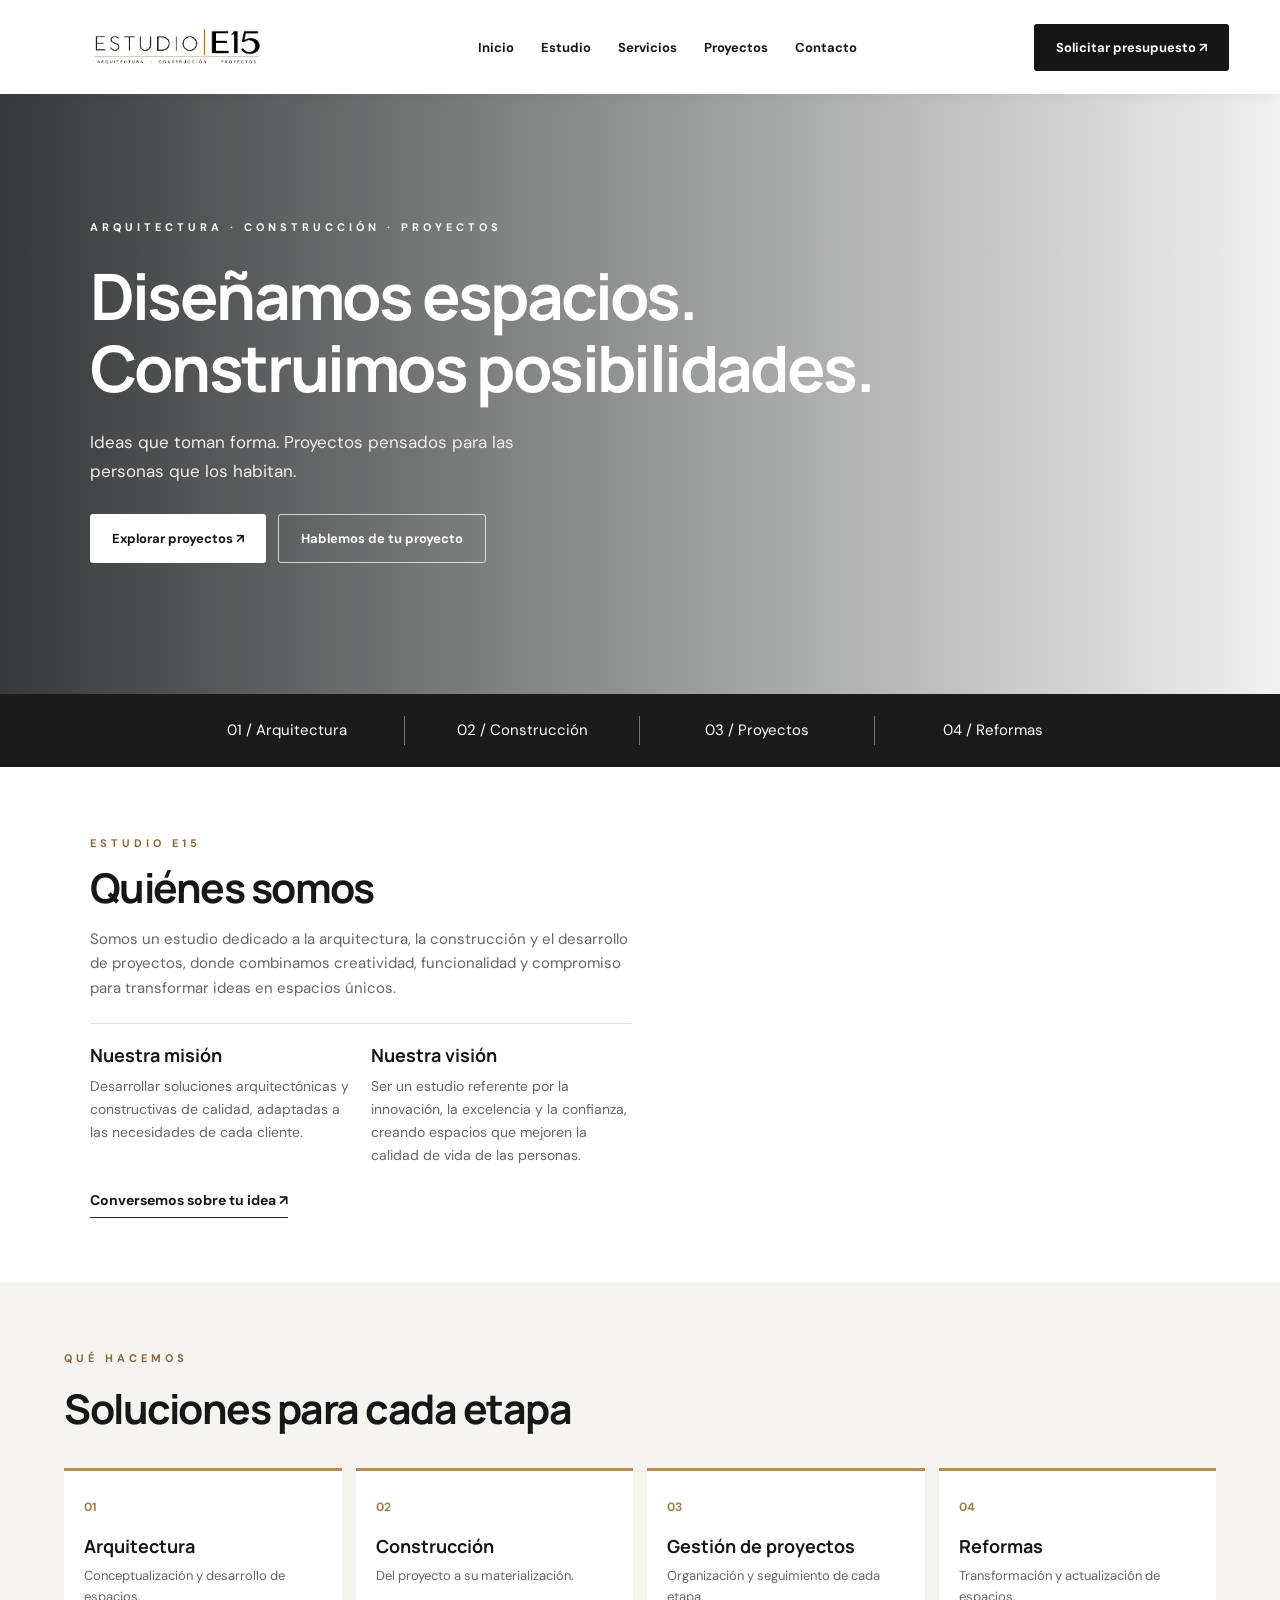
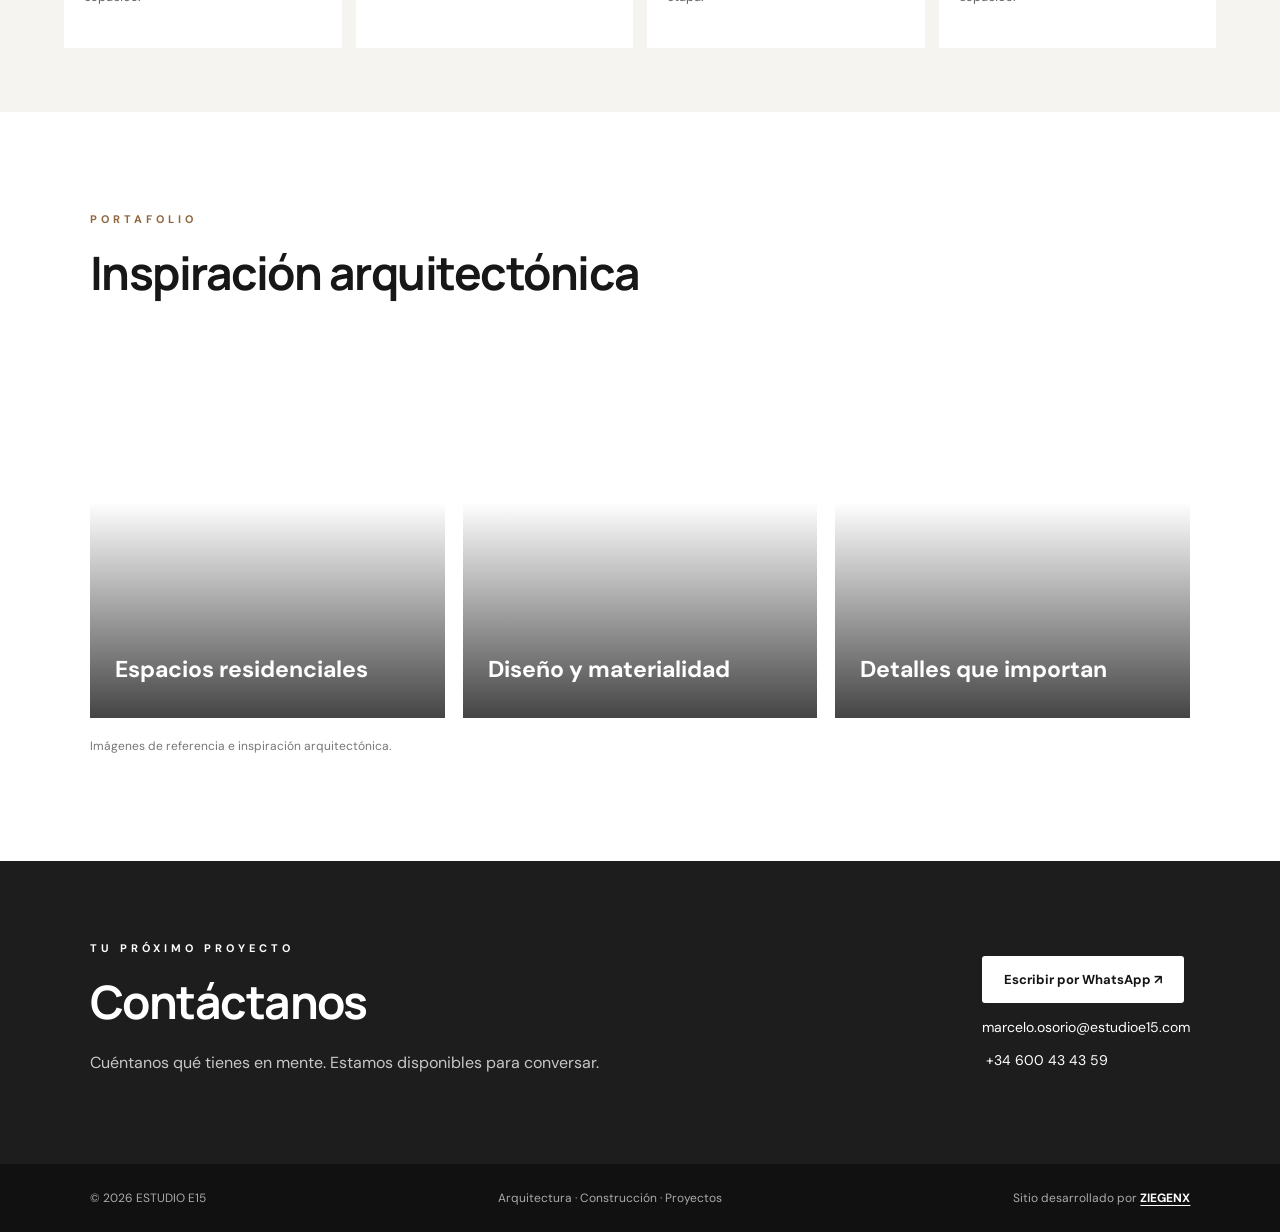
<file: index.html>
<!doctype html>
<html lang="es">
    <head>
        <meta charset="UTF-8">
        <meta name="viewport" content="width=device-width,initial-scale=1">
        <meta name="description" content="ESTUDIO E15 — Arquitectura, construcción y proyectos. Conoce nuestra propuesta y solicita información.">
        <title>ESTUDIO E15 | Arquitectura · Construcción · Proyectos</title>
        <link rel="stylesheet" href="styles.css?v=20261125-1">
    </head>
    <body>
        <header class="header">
            <a href="#inicio" class="brand" aria-label="ESTUDIO E15 inicio"><img src="assets/logo-original.png" alt="ESTUDIO E15 — Arquitectura, Construcción, Proyectos"></a><button class="menu" aria-label="Abrir menú" aria-expanded="false" aria-controls="nav">☰</button>
            <nav id="nav">
                <a href="#inicio">Inicio</a><a href="#estudio">Estudio</a><a href="#servicios">Servicios</a><a href="#proyectos">Proyectos</a><a href="#contacto">Contacto</a>
            </nav>
            <a class="btn dark header-cta" href="https://wa.me/34600434359?text=Hola%20Marcelo%2C%20quisiera%20consultar%20por%20un%20proyecto" target="_blank" rel="noopener">Solicitar presupuesto ↗</a>
        </header>
        <main>
            <section id="inicio" class="hero">
                <div class="hero-inner">
                    <span class="eyebrow">ARQUITECTURA · CONSTRUCCIÓN · PROYECTOS</span>
                    <h1>Diseñamos espacios.<br>Construimos posibilidades.</h1>
                    <p>Ideas que toman forma. Proyectos pensados para las personas que los habitan.</p>
                    <div class="actions">
                        <a class="btn light" href="#proyectos">Explorar proyectos ↗</a><a class="btn outline" href="https://wa.me/34600434359" target="_blank" rel="noopener">Hablemos de tu proyecto</a>
                    </div>
                </div>
            </section>
            <div class="service-strip">
                <span>01 / Arquitectura</span><span>02 / Construcción</span><span>03 / Proyectos</span><span>04 / Reformas</span>
            </div>
            <section class="intro section" id="estudio">
                <div class="intro-copy">
                    <span class="eyebrow ink">ESTUDIO E15</span>
                    <h2>Quiénes somos</h2>
                    <p>Somos un estudio dedicado a la arquitectura, la construcción y el desarrollo de proyectos, donde combinamos creatividad, funcionalidad y compromiso para transformar ideas en espacios únicos.</p>
                    <div class="intro-values">
                        <article><h3>Nuestra misión</h3><p>Desarrollar soluciones arquitectónicas y constructivas de calidad, adaptadas a las necesidades de cada cliente.</p></article>
                        <article><h3>Nuestra visión</h3><p>Ser un estudio referente por la innovación, la excelencia y la confianza, creando espacios que mejoren la calidad de vida de las personas.</p></article>
                    </div>
                    <a class="text-link" href="#contacto">Conversemos sobre tu idea ↗</a>
                </div>
                <div class="intro-photo" role="img" aria-label="Imagen de inspiración arquitectónica"></div>
            </section>
            <section class="section services" id="servicios">
                <div class="section-heading">
                    <div>
                        <span class="eyebrow ink">QUÉ HACEMOS</span>
                        <h2>Soluciones para cada etapa</h2>
                    </div>
                </div>
                <div class="service-grid">
                    <article>
                        <b>01</b>
                        <h3>Arquitectura</h3>
                        <p>Conceptualización y desarrollo de espacios.</p>
                    </article>
                    <article>
                        <b>02</b>
                        <h3>Construcción</h3>
                        <p>Del proyecto a su materialización.</p>
                    </article>
                    <article>
                        <b>03</b>
                        <h3>Gestión de proyectos</h3>
                        <p>Organización y seguimiento de cada etapa.</p>
                    </article>
                    <article>
                        <b>04</b>
                        <h3>Reformas</h3>
                        <p>Transformación y actualización de espacios.</p>
                    </article>
                </div>
            </section>
            <section class="section projects" id="proyectos">
                <div class="section-heading">
                    <div>
                        <span class="eyebrow ink">PORTAFOLIO</span>
                        <h2>Inspiración arquitectónica</h2>
                    </div>
                </div>
                <div class="project-grid">
                    <article class="project-card project-one">
                        <div>
                            <h3>Espacios residenciales</h3>
                        </div>
                    </article>
                    <article class="project-card project-two">
                        <div>
                            <h3>Diseño y materialidad</h3>
                        </div>
                    </article>
                    <article class="project-card project-three"><div><h3>Detalles que importan</h3></div></article>
                </div>
                <p class="disclaimer">Imágenes de referencia e inspiración arquitectónica.</p>
            </section>
            <section id="contacto" class="contact">
                <div>
                    <span class="eyebrow">TU PRÓXIMO PROYECTO</span>
                    <h2>Contáctanos</h2>
                    <p>Cuéntanos qué tienes en mente. Estamos disponibles para conversar.</p>
                </div>
                <div class="contact-actions">
                    <a class="btn light" href="https://wa.me/34600434359?text=Hola%20Marcelo%2C%20me%20gustar%C3%ADa%20solicitar%20informaci%C3%B3n" target="_blank" rel="noopener">Escribir por WhatsApp ↗</a><a href="mailto:marcelo.osorio@estudioe15.com">marcelo.osorio@estudioe15.com</a><a href="tel:+34600434359">&nbsp;+34 600 43 43 59</a>
                </div>
            </section>
        </main>
        <footer>
            <span>© <span id="year"></span> ESTUDIO E15</span><span>Arquitectura · Construcción · Proyectos</span><span>Sitio desarrollado por <a class="credit-link" href="https://ziegenx.com/" target="_blank" rel="noopener noreferrer">ZIEGENX</a></span>
        </footer>
        <script src="script.js"></script>
    </body>
</html>
</file>
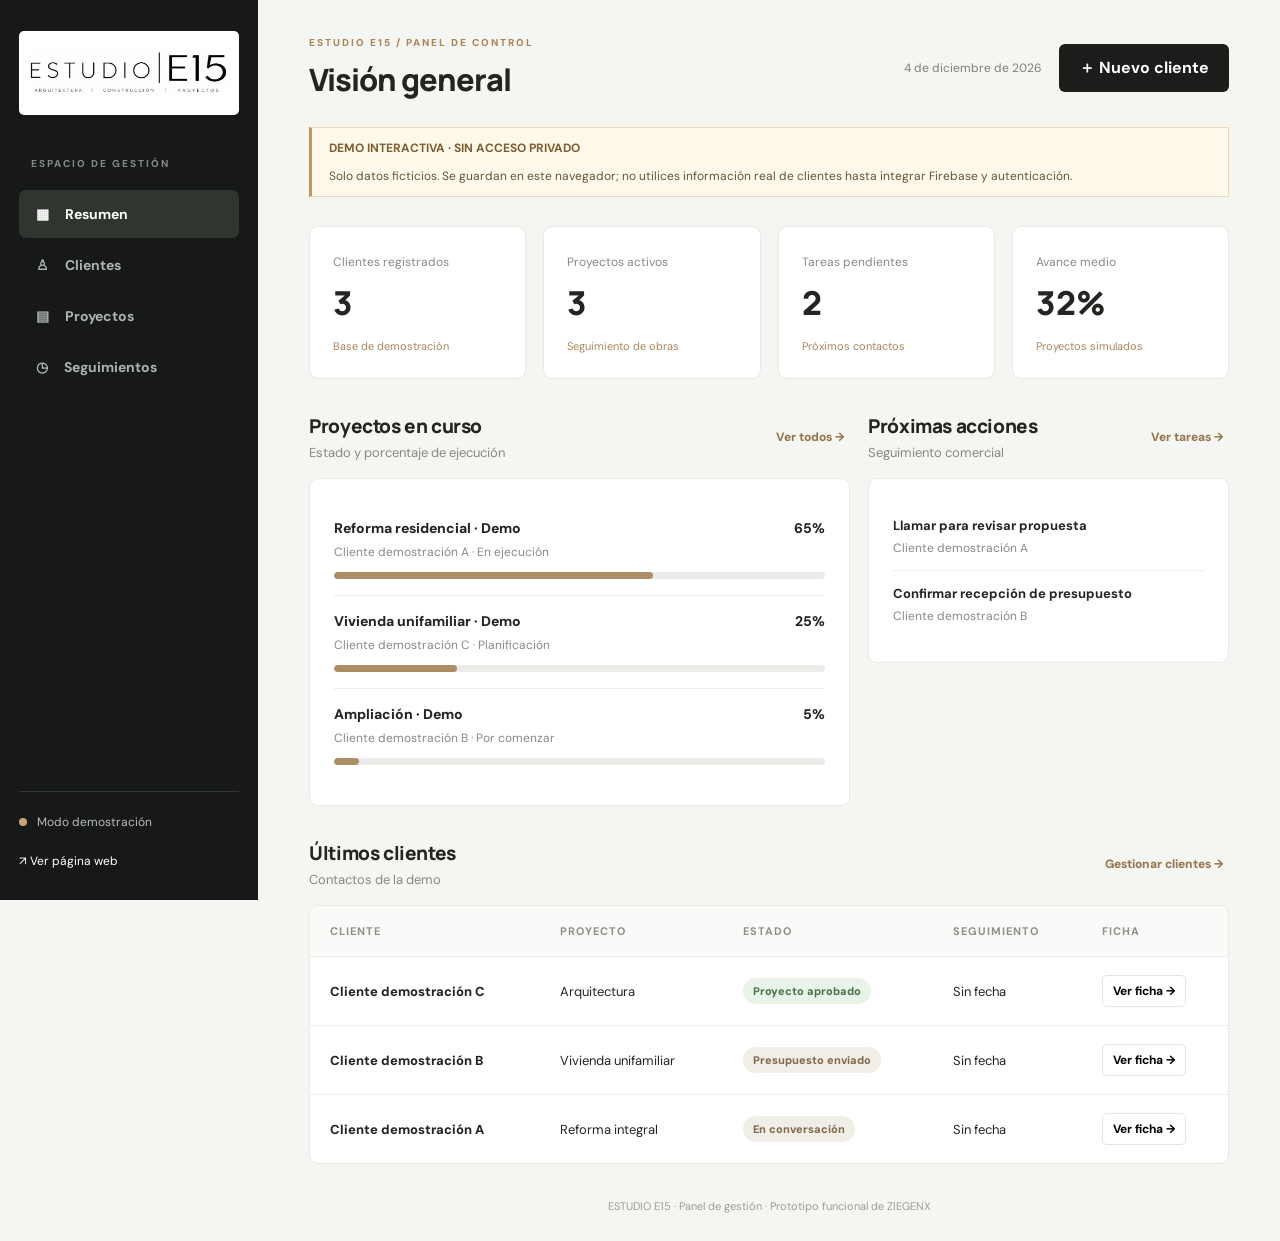
<file: panel/index.html>
<!doctype html><html lang="es"><head><meta charset="utf-8"><meta name="viewport" content="width=device-width,initial-scale=1"><meta name="robots" content="noindex,nofollow"><title>ESTUDIO E15 · Gestión de proyectos (demo)</title><link rel="stylesheet" href="panel.css?v=4"></head><body>
<div class="shell"><aside class="sidebar"><a href="../index.html" class="brand"><img src="logo-e15.png" alt="ESTUDIO E15"></a><div class="side-label">ESPACIO DE GESTIÓN</div><nav id="nav"><button class="nav-item active" data-view="dashboard">▦ <span>Resumen</span></button><button class="nav-item" data-view="clients">♙ <span>Clientes</span></button><button class="nav-item" data-view="projects">▤ <span>Proyectos</span></button><button class="nav-item" data-view="followups">◷ <span>Seguimientos</span></button></nav><div class="side-bottom"><span class="demo-dot"></span> Modo demostración <a href="../index.html">↗ Ver página web</a></div></aside>
<div class="workspace"><header class="topbar"><div><div class="eyebrow">ESTUDIO E15 / PANEL DE CONTROL</div><h1 id="page-title">Visión general</h1></div><div class="top-actions"><span class="today" id="today"></span><button class="primary" id="new-client">＋ Nuevo cliente</button></div></header><div class="warning"><strong>DEMO INTERACTIVA · SIN ACCESO PRIVADO</strong><span>Solo datos ficticios. Se guardan en este navegador; no utilices información real de clientes hasta integrar Firebase y autenticación.</span></div><main id="content"></main><footer>ESTUDIO E15 · Panel de gestión · Prototipo funcional de ZIEGENX</footer></div></div>
<dialog id="modal"><form id="client-form" method="dialog"><div class="modal-head"><div><div class="eyebrow">FICHA COMERCIAL</div><h2>Nuevo cliente</h2></div><button type="button" class="close" id="close-modal" aria-label="Cerrar">✕</button></div><div class="fields"><label>Nombre / empresa<input name="name" required maxlength="90" placeholder="Ej. Cliente de prueba"></label><label>Tipo de proyecto<select name="type"><option>Reforma integral</option><option>Vivienda unifamiliar</option><option>Arquitectura</option><option>Construcción</option><option>Otro</option></select></label><label>Teléfono ficticio<input name="phone" maxlength="35" placeholder="No introduzcas datos reales"></label><label>Correo ficticio<input name="email" type="email" maxlength="120" placeholder="demo@ejemplo.test"></label><label>Estado<select name="status"><option>Nuevo contacto</option><option>En conversación</option><option>Presupuesto enviado</option><option>Proyecto aprobado</option></select></label><label>Próximo seguimiento<input name="date" type="date"></label><label class="wide">Notas de prueba<textarea name="notes" rows="3" maxlength="500" placeholder="Ej. Pendiente reunión inicial"></textarea></label></div><div class="modal-actions"><button type="button" class="secondary" id="cancel-modal">Cancelar</button><button class="primary" type="submit">Guardar cliente</button></div></form></dialog>

<dialog id="work-modal" class="work-modal" aria-labelledby="work-modal-title"><form id="work-form"><div class="modal-head"><div><div class="eyebrow" id="work-modal-eyebrow">GESTIÓN</div><h2 id="work-modal-title">Nuevo registro</h2></div><button type="button" class="close" id="close-work" aria-label="Cerrar">✕</button></div><p class="form-intro" id="work-modal-description"></p><div id="work-fields" class="fields"></div><div class="modal-actions"><button type="button" class="secondary" id="cancel-work">Cancelar</button><button type="submit" class="primary" id="save-work">Guardar</button></div></form></dialog>
<script src="panel.js?v=3"></script></body></html>
</file>
<file: styles.css>
@import url('https://fonts.googleapis.com/css2?family=DM+Sans:wght@400;500;600;700&family=Manrope:wght@400;500;600;700;800&display=swap');:root{--ink:#171717;--muted:#666;--stone:#f5f4f0;--accent:#b98b52}*{box-sizing:border-box}html{scroll-behavior:smooth}body{margin:0;color:var(--ink);font-family:'DM Sans',Arial,sans-serif}a{color:inherit;text-decoration:none}.header{height:94px;padding:14px max(4%,calc((100vw - 1450px)/2));display:flex;align-items:center;justify-content:space-between;gap:25px;background:#fff;position:sticky;top:0;z-index:20;box-shadow:0 2px 14px #0000000d}.brand{display:block;width:250px;flex-shrink:0}.brand img{width:100%;height:auto;display:block}.header nav{display:flex;gap:27px;font-size:13px;font-weight:700}.header nav a:hover,.text-link:hover{color:#a57642}.btn{padding:15px 22px;display:inline-flex;align-items:center;justify-content:center;border-radius:3px;font-weight:700;font-size:13px;transition:transform .2s,background .2s}.btn:hover{transform:translateY(-2px)}.dark{background:#151515;color:white}.light{background:white;color:#151515}.outline{color:white;border:1px solid #ffffffb8}.menu{display:none}.hero{min-height:600px;position:relative;display:flex;align-items:center;background:linear-gradient(90deg,rgba(8,10,11,.81),rgba(8,10,11,.42) 52%,rgba(8,10,11,.06)),url('https://images.unsplash.com/photo-1600607687939-ce8a6c25118c?auto=format&fit=crop&w=2200&q=85') center/cover;color:white}.hero-inner{max-width:820px;margin-left:7%;padding:90px 20px 100px 0}.eyebrow{font-size:11px;font-weight:700;letter-spacing:4px}.hero h1{font-family:Manrope,sans-serif;font-size:clamp(37px,5vw,72px);line-height:1.12;letter-spacing:-2.6px;margin:24px 0}.hero p{max-width:460px;font-size:17px;line-height:1.7;color:#f0efec}.actions{display:flex;gap:12px;margin-top:28px;flex-wrap:wrap}.photo-note{position:absolute;bottom:16px;right:22px;color:#ffffffd1;font-size:11px}.service-strip{background:#1b1b1b;color:white;display:grid;grid-template-columns:repeat(4,1fr);padding:26px 7%;gap:18px;font-size:13px}.service-strip span{border-right:1px solid #777;padding-right:12px}.service-strip span:last-child{border:0}.section{padding:95px 7%}.intro{display:grid;grid-template-columns:1fr 1fr;align-items:center;gap:9%}.ink{color:#8d663e}.intro h2,.section h2,.contact h2{font-family:Manrope,sans-serif;letter-spacing:-1.5px;font-size:clamp(32px,3.6vw,52px);line-height:1.16;margin:18px 0 23px}.intro p,.section-heading p{color:var(--muted);line-height:1.8;max-width:530px}.text-link{display:inline-block;margin-top:20px;font-weight:700;border-bottom:1px solid #222;padding-bottom:8px}.intro-photo{height:390px;position:relative;background:url('https://images.unsplash.com/photo-1600566753190-17f0baa2a6c3?auto=format&fit=crop&w=1100&q=85') center/cover}.intro-photo span{position:absolute;bottom:12px;right:15px;color:white;font-size:11px;text-shadow:0 1px 6px black}.services{background:var(--stone)}.section-heading{display:flex;align-items:end;justify-content:space-between;gap:25px;margin-bottom:36px}.section-heading p{max-width:350px;margin:0}.service-grid{display:grid;grid-template-columns:repeat(3,1fr);gap:16px}.service-grid article{background:#fff;padding:30px 23px;min-height:210px;border-top:3px solid var(--accent)}.service-grid b{font-size:12px;color:#a67c4b}.service-grid h3{font-family:Manrope;font-size:19px;margin:28px 0 10px}.service-grid p{color:#666;font-size:13px;line-height:1.6}.services small,.disclaimer{display:block;color:#777;margin-top:20px;font-size:12px}.project-grid{display:grid;grid-template-columns:repeat(3,1fr);gap:18px}.project-card{height:360px;background-size:cover;background-position:center;position:relative;display:flex;align-items:end;color:#fff;overflow:hidden}.project-card:before{content:'';position:absolute;inset:0;background:linear-gradient(transparent 40%,#000b)}.project-card>div{position:relative;padding:25px}.project-card span{font-size:10px;letter-spacing:2px}.project-card h3{font-size:23px;margin:9px 0}.project-one{background-image:url('https://images.unsplash.com/photo-1600607687920-4e2a09cf159d?auto=format&fit=crop&w=900&q=85')}.project-two{background-image:url('https://images.unsplash.com/photo-1600607687920-4e2a09cf159d?auto=format&fit=crop&w=900&q=85');background-position:right}.project-three{background-image:url('https://images.unsplash.com/photo-1600566753086-00f18fb6b3ea?auto=format&fit=crop&w=900&q=85')}.contact{background:#1d1d1d;color:#fff;padding:75px 7%;display:flex;justify-content:space-between;align-items:center;gap:35px}.contact p{color:#c7c7c7}.contact-actions{display:flex;flex-direction:column;align-items:flex-start;gap:15px}.contact-actions>a:not(.btn){font-size:14px}footer{background:#111;color:#aaa;display:flex;justify-content:space-between;gap:15px;padding:26px 7%;font-size:12px}@media(max-width:1000px){.header{padding:12px 4%}.brand{width:205px}.header nav{gap:14px}.header-cta{display:none}.service-grid{grid-template-columns:repeat(2,1fr)}}@media(max-width:700px){.header{height:75px}.brand{width:190px}.menu{display:block;border:0;background:none;font-size:26px;cursor:pointer}.header nav{display:none;position:absolute;top:75px;left:0;right:0;background:#fff;flex-direction:column;padding:25px 7%;box-shadow:0 15px 20px #0002}.header nav.open{display:flex}.hero{min-height:590px;background-position:62% center}.hero-inner{margin-left:7%;padding:70px 7% 80px 0}.hero h1{letter-spacing:-1.5px}.hero p{font-size:15px}.service-strip{grid-template-columns:repeat(2,1fr);gap:18px}.service-strip span:nth-child(2){border:0}.section{padding:65px 7%}.intro{grid-template-columns:1fr;gap:32px}.intro-photo{height:280px}.section-heading{display:block}.section-heading p{margin-top:14px}.service-grid{grid-template-columns:1fr 1fr;gap:10px}.service-grid article{padding:20px 15px;min-height:190px}.service-grid h3{font-size:16px}.project-grid{grid-template-columns:1fr}.project-card{height:300px}.contact{display:block;padding:65px 7%}.contact-actions{margin-top:30px}footer{flex-direction:column}}

.credit-link{color:#fff;font-weight:700;text-decoration:underline;text-underline-offset:3px}.credit-link:hover{color:#d7b587}.service-strip{grid-template-columns:repeat(3,1fr)}@media(max-width:700px){.service-strip{grid-template-columns:1fr 1fr}}

/* Ajustes de presentación y adaptación móvil */
html{scroll-padding-top:100px} .header>*{min-width:0}.brand img{object-fit:contain;max-height:65px}.header-cta{white-space:nowrap}.service-strip{grid-template-columns:repeat(4,minmax(0,1fr));gap:0;padding:22px 7%;font-size:15px}.service-strip span{text-align:center;padding:4px 10px;line-height:1.4}.intro.section{padding-block:64px;gap:6%;grid-template-columns:minmax(0,1.1fr) minmax(0,1fr)}.intro h2{font-size:clamp(30px,3.2vw,44px);margin:12px 0 15px}.intro p{font-size:15px;line-height:1.65;margin:0;max-width:none}.intro-values{display:grid;grid-template-columns:1fr 1fr;gap:20px;margin-top:22px;padding-top:20px;border-top:1px solid #dedbd5}.intro-values h3{font-family:Manrope,Arial,sans-serif;font-size:18px;line-height:1.3;margin:0 0 8px}.intro-values p{font-size:14px}.intro .text-link{margin-top:23px;font-size:14px}.intro-photo{height:100%;min-height:330px}.contact-actions{min-width:0;overflow-wrap:anywhere}.hero-inner{min-width:0}.section-heading h2{overflow-wrap:break-word}
@media(max-width:1000px){.intro-values{grid-template-columns:1fr;gap:15px}.header nav{gap:14px}.service-strip{font-size:13px}}
@media(max-width:700px){html{scroll-padding-top:76px}.header{padding:10px 5%;gap:12px}.brand{width:min(205px,70%)}.menu{min-width:44px;min-height:44px}.header nav{gap:0;padding:12px 5%}.header nav a{padding:12px 0;border-bottom:1px solid #eee}.hero{min-height:0;background-position:60% center}.hero-inner{margin:0;padding:64px 6% 56px;width:100%}.hero .eyebrow{font-size:10px;letter-spacing:2px;line-height:1.6;display:block}.hero h1{font-size:clamp(30px,8.8vw,46px);letter-spacing:-1.3px;margin:18px 0}.hero p{margin:0}.actions{display:grid;grid-template-columns:1fr;gap:10px;margin-top:23px}.actions .btn{min-height:46px;text-align:center}.service-strip{grid-template-columns:repeat(2,minmax(0,1fr));padding:12px 5%;row-gap:8px}.service-strip span{padding:8px 3px;font-size:13px}.section,.intro.section{padding:42px 6%}.intro.section{grid-template-columns:minmax(0,1fr);gap:24px}.intro h2{margin:10px 0 12px}.intro-values{margin-top:18px;padding-top:16px;gap:16px}.intro-values h3{font-size:18px}.intro-photo{height:240px;min-height:0}.section-heading{margin-bottom:22px}.section h2,.contact h2{font-size:30px;margin:12px 0 16px}.service-grid article{min-height:0;padding:18px 12px}.service-grid h3{margin:14px 0 8px;overflow-wrap:break-word}.project-card{height:240px}.contact{padding:42px 6%}.contact-actions{margin-top:22px}.contact-actions .btn{width:100%}footer{padding:22px 6%;gap:9px;text-align:center;align-items:center}}
@media(max-width:350px){.service-grid{grid-template-columns:1fr}.hero h1{font-size:29px}}

/* Servicios: distribución compacta en escritorio, sin alterar móviles */
@media (min-width: 1001px) {
 .service-strip {grid-template-columns:repeat(4,minmax(0,1fr)); padding:22px max(5%,calc((100% - 940px)/2));}
 .service-strip span {padding:4px 14px;}
 .services.section {padding:64px max(5%,calc((100% - 1200px)/2));}
 .services .section-heading {margin-bottom:24px;}
 .services .section-heading h2 {font-size:clamp(32px,3.2vw,44px);margin-bottom:12px;}
 .service-grid {grid-template-columns:repeat(4,minmax(0,1fr));gap:14px;}
 .service-grid article {min-height:180px;padding:24px 20px;}
 .service-grid h3 {margin:18px 0 8px;font-size:18px;overflow-wrap:break-word;}
 .service-grid p {margin:0;}
}
</file>
<file: panel/panel.css>
@import url('https://fonts.googleapis.com/css2?family=DM+Sans:wght@400;500;600;700&family=Manrope:wght@400;500;600;700;800&display=swap');
:root{font-family:'DM Sans',sans-serif;color:#242521;background:#f5f5f2}*{box-sizing:border-box}body{margin:0}button,input,select,textarea{font:inherit}button{cursor:pointer}a{color:inherit}.shell{display:flex;min-height:100vh}.sidebar{width:258px;flex-shrink:0;background:#171918;color:#fff;display:flex;flex-direction:column;padding:31px 19px;position:sticky;top:0;height:100vh}.brand{display:block;background:#fff;padding:13px 10px;border-radius:5px}.brand img{display:block;width:100%;height:58px;object-fit:contain}.side-label,.eyebrow{font-size:10px;letter-spacing:2px;font-weight:800}.side-label{color:#858985;margin:42px 12px 17px}.nav-item{display:flex;align-items:center;gap:16px;border:0;background:transparent;color:#aeb3af;padding:15px 17px;width:100%;text-align:left;border-radius:7px;font-weight:700;font-size:14px;margin:3px 0}.nav-item.active,.nav-item:hover{background:#303530;color:#fff}.side-bottom{margin-top:auto;border-top:1px solid #343834;padding-top:22px;color:#b9bdb9;font-size:12px}.demo-dot{display:inline-block;background:#c9a474;width:8px;height:8px;border-radius:50%;margin-right:7px}.side-bottom a{display:block;margin-top:23px;text-decoration:none;color:#fff}.workspace{min-width:0;flex:1;padding:36px clamp(18px,4vw,65px) 18px;max-width:1600px}.topbar{display:flex;justify-content:space-between;align-items:center;gap:15px}.eyebrow{color:#aa8559}.topbar h1{font:800 clamp(25px,2.4vw,36px) Manrope;margin:9px 0 0;letter-spacing:-1px}.top-actions{display:flex;align-items:center;gap:17px}.today{font-size:12px;color:#7d817e}.primary{border:0;background:#1b1d1b;color:#fff;padding:13px 20px;border-radius:6px;font-weight:700}.primary:hover{background:#444c43}.secondary{border:1px solid #d9dcd6;background:#fff;padding:11px 17px;border-radius:6px}.warning{background:#fff9eb;border:1px solid #ecd8b2;border-left:3px solid #b99a64;padding:12px 17px;margin:27px 0 29px;display:flex;gap:12px;align-items:center;flex-wrap:wrap;font-size:12px;color:#655437}.warning strong{color:#7c5d32}.stats{display:grid;grid-template-columns:repeat(4,minmax(0,1fr));gap:17px}.stat,.panel,.table-wrap{background:#fff;border:1px solid #e8eae5;border-radius:9px}.stat{padding:23px}.stat .label{font-size:12px;color:#848985}.stat b{display:block;font:800 33px Manrope;margin:9px 0}.stat .foot{font-size:11px;color:#aa8559}.section-head{display:flex;align-items:center;justify-content:space-between;gap:12px;margin:34px 0 17px}.section-head h2{font:800 19px Manrope;letter-spacing:-.4px;margin:0}.section-head p{margin:5px 0 0;color:#858985;font-size:13px}.link-btn{border:0;background:transparent;color:#94754f;font-weight:800;font-size:12px}.two-col{display:grid;grid-template-columns:1.5fr 1fr;gap:18px}.panel{padding:24px}.project-row{padding:16px 0;border-bottom:1px solid #eceeea}.project-row:last-child{border-bottom:0}.project-title{display:flex;justify-content:space-between;gap:10px;font-weight:800;font-size:14px}.muted{font-size:12px;color:#858985;margin:7px 0}.track{height:7px;background:#eaece8;border-radius:10px;overflow:hidden;margin-top:12px}.track i{height:100%;display:block;background:#ad8d65;border-radius:10px}.activity{padding:14px 0;border-bottom:1px solid #eff0ed;font-size:13px}.activity:last-child{border:0}.activity b{display:block;margin-bottom:5px}.activity span{color:#858985;font-size:12px}.table-wrap{overflow-x:auto}table{border-collapse:collapse;width:100%;min-width:700px;text-align:left}th{background:#fafaf8;color:#8b918a;font-size:11px;letter-spacing:1px;text-transform:uppercase}td,th{padding:18px 20px;border-bottom:1px solid #eceeea}td{font-size:13px}tr:last-child td{border:0}.name{font-weight:800}.pill{display:inline-block;background:#f1eee8;color:#82694b;border-radius:20px;padding:6px 10px;font-size:11px;font-weight:800}.pill.green{background:#eaf3e9;color:#47744b}.pill.gray{background:#f0f1ef;color:#70756e}.action{border:1px solid #e5e6e1;background:#fff;padding:7px 10px;border-radius:5px;font-size:12px;font-weight:700}.empty{padding:30px;color:#7c817b;text-align:center}.search{width:min(300px,100%);border:1px solid #dfe2dc;border-radius:6px;padding:11px 13px;background:#fff}.filters{display:flex;gap:10px;align-items:center;flex-wrap:wrap}.card-grid{display:grid;grid-template-columns:repeat(2,minmax(0,1fr));gap:16px}.project-card{background:#fff;border:1px solid #e8eae5;border-radius:9px;padding:22px}.project-card h3{font:800 16px Manrope;margin:10px 0}.project-card .line{display:flex;justify-content:space-between;gap:10px;font-size:12px;color:#858985}.detail{background:#f9faf8;border:1px solid #e9ebe6;border-radius:8px;padding:20px;margin:15px 0}.detail h3{margin:0 0 12px}.detail label{display:block;font-size:12px;font-weight:700;margin:14px 0 5px}.detail input,.detail select,.detail textarea{width:100%;padding:11px;border:1px solid #dfe2dc;border-radius:5px;background:#fff}.detail .btnrow{display:flex;gap:10px;margin-top:15px}.detail small{color:#8a8f89}footer{font-size:11px;color:#999e97;text-align:center;margin:35px 0 10px}dialog{border:0;border-radius:12px;box-shadow:0 25px 100px #0004;width:min(650px,calc(100vw - 24px));padding:28px}dialog::backdrop{background:#101511a8}.modal-head{display:flex;justify-content:space-between}.modal-head h2{font:800 24px Manrope;margin:8px 0 24px}.close{border:0;background:transparent;font-size:21px}.fields{display:grid;grid-template-columns:1fr 1fr;gap:15px}.fields label{font-size:12px;font-weight:800;color:#545b54}.fields input,.fields select,.fields textarea{width:100%;margin-top:8px;padding:12px;border:1px solid #dce0d9;border-radius:5px;outline-color:#a88c63}.fields .wide{grid-column:1/-1}.modal-actions{display:flex;justify-content:flex-end;gap:10px;margin-top:24px}@media(max-width:1050px){.stats{grid-template-columns:repeat(2,1fr)}.two-col{grid-template-columns:1fr}.today{display:none}}@media(max-width:680px){.shell{display:block}.sidebar{width:100%;height:auto;position:static;padding:14px}.brand{width:190px;padding:4px}.brand img{height:42px}.side-label,.side-bottom{display:none}#nav{display:flex;overflow:auto;gap:3px;margin-top:12px}.nav-item{width:auto;white-space:nowrap;font-size:12px;padding:11px}.workspace{padding:20px 14px}.topbar{align-items:flex-start}.topbar h1{font-size:24px}.top-actions .primary{font-size:12px;padding:10px}.stats{gap:9px}.stat{padding:15px}.stat b{font-size:25px}.card-grid{grid-template-columns:1fr}.fields{grid-template-columns:1fr}}

/* E15 V3 — formularios integrados */
.work-modal{border:0;border-radius:14px;padding:0;width:min(720px,calc(100vw - 28px));max-height:90vh;overflow:auto;box-shadow:0 30px 110px #0004;background:#fff;color:#191918}.work-modal::backdrop{background:rgba(15,17,16,.62);backdrop-filter:blur(3px)}.work-modal form{padding:30px}.work-modal .form-intro{font-size:14px;color:#737772;line-height:1.5;margin:4px 0 24px}.work-modal .fields{display:grid;grid-template-columns:repeat(2,minmax(0,1fr));gap:17px}.work-modal label{display:block;font-size:12px;font-weight:700;color:#4e5550}.work-modal input,.work-modal select,.work-modal textarea{display:block;width:100%;margin-top:8px;padding:13px;border:1px solid #d9ded8;border-radius:7px;background:#fff;font:inherit;color:#202421;box-sizing:border-box}.work-modal input:focus,.work-modal select:focus,.work-modal textarea:focus{outline:2px solid #a98b65;outline-offset:1px}.work-modal .wide{grid-column:1/-1}.work-modal .modal-actions{padding-top:20px;border-top:1px solid #eee;margin-top:26px}@media(max-width:620px){.work-modal form{padding:20px}.work-modal .fields{grid-template-columns:1fr}}

/* E15 V4 — interfaz móvil sin desplazamiento lateral */
@media(max-width:700px){
 html,body{width:100%;overflow-x:hidden}
 .sidebar{padding:16px 14px 14px}
 .sidebar .brand{margin:auto;width:min(230px,75%)}
 #nav{display:grid;grid-template-columns:repeat(2,minmax(0,1fr));gap:8px;overflow:visible;margin-top:15px}
 #nav .nav-item{min-width:0;width:100%;min-height:51px;margin:0;display:flex;align-items:center;justify-content:center;gap:9px;padding:11px 8px;font-size:14px;text-align:center;white-space:normal;border:1px solid #40443f}
 #nav .nav-item span{display:inline}
 .workspace{width:100%;max-width:100%;padding:21px 14px}
 .topbar{display:flex;align-items:stretch;flex-direction:column;gap:16px}
 .top-actions{justify-content:flex-start}
 .top-actions .primary,.filters .primary,.section-head>.primary{min-height:46px;font-size:13px}
 .warning{margin:18px 0 22px;line-height:1.6}
 .section-head{align-items:stretch;flex-direction:column;gap:14px}
 .section-head .filters{display:flex;flex-direction:column;align-items:stretch;width:100%}
 .section-head .filters .search{width:100%;max-width:none;min-height:46px}
 .stats{grid-template-columns:repeat(2,minmax(0,1fr))}
 .stat{min-width:0}
 .table-wrap{overflow:visible;background:transparent;border:0}
 .table-wrap table{min-width:0;width:100%;display:block}
 .table-wrap thead{display:none}
 .table-wrap tbody{display:grid;grid-template-columns:minmax(0,1fr);gap:12px}
 .table-wrap tr{display:grid;grid-template-columns:minmax(0,1fr);gap:0;border:1px solid #e6e8e3;border-radius:10px;background:#fff;padding:12px 16px;box-shadow:0 2px 10px #00000008;min-width:0}
 .table-wrap td{display:flex;align-items:center;justify-content:space-between;gap:12px;padding:11px 0;border-bottom:1px solid #eff0ed;font-size:13px;min-width:0;overflow-wrap:anywhere;text-align:right}
 .table-wrap td:last-child{border-bottom:0}
 .table-wrap td::before{font-size:11px;font-weight:800;letter-spacing:.2px;color:#818680;text-align:left;flex:0 0 38%;white-space:normal}
 .table-wrap td:nth-child(1)::before{content:'Cliente'}
 .table-wrap td:nth-child(2)::before{content:'Proyecto'}
 .table-wrap td:nth-child(3)::before{content:'Estado'}
 .table-wrap td:nth-child(4)::before{content:'Seguimiento'}
 .table-wrap td:nth-child(5)::before{content:'Acción'}
 .table-wrap td[colspan]{display:block;text-align:center}
 .table-wrap td[colspan]::before{display:none}
 .table-wrap td .action{min-height:42px;white-space:normal}
 .table-wrap:has(th:first-child:nth-last-child(5)){} 
 .table-wrap:has(th:first-child) tr td{min-width:0}
 .project-card{padding:17px}
 .project-card .detail{padding:15px}
 .project-card .detail .btnrow{flex-wrap:wrap}
 dialog{max-height:calc(100dvh - 32px);overflow-y:auto;padding:20px;width:calc(100vw - 24px)}
 .work-modal{max-height:calc(100dvh - 32px)}
 .modal-actions{flex-wrap:wrap}
 .modal-actions button{min-height:44px}
 .detail{padding:15px}
 .detail .btnrow{flex-wrap:wrap}
}
/* Etiquetas específicas para la tabla de tareas */
@media(max-width:700px){
 .table-wrap:has([data-toggle-task]) td:nth-child(1)::before{content:'Estado'}
 .table-wrap:has([data-toggle-task]) td:nth-child(2)::before{content:'Actividad'}
 .table-wrap:has([data-toggle-task]) td:nth-child(3)::before{content:'Cliente'}
 .table-wrap:has([data-toggle-task]) td:nth-child(4)::before{content:'Fecha'}
}
</file>
